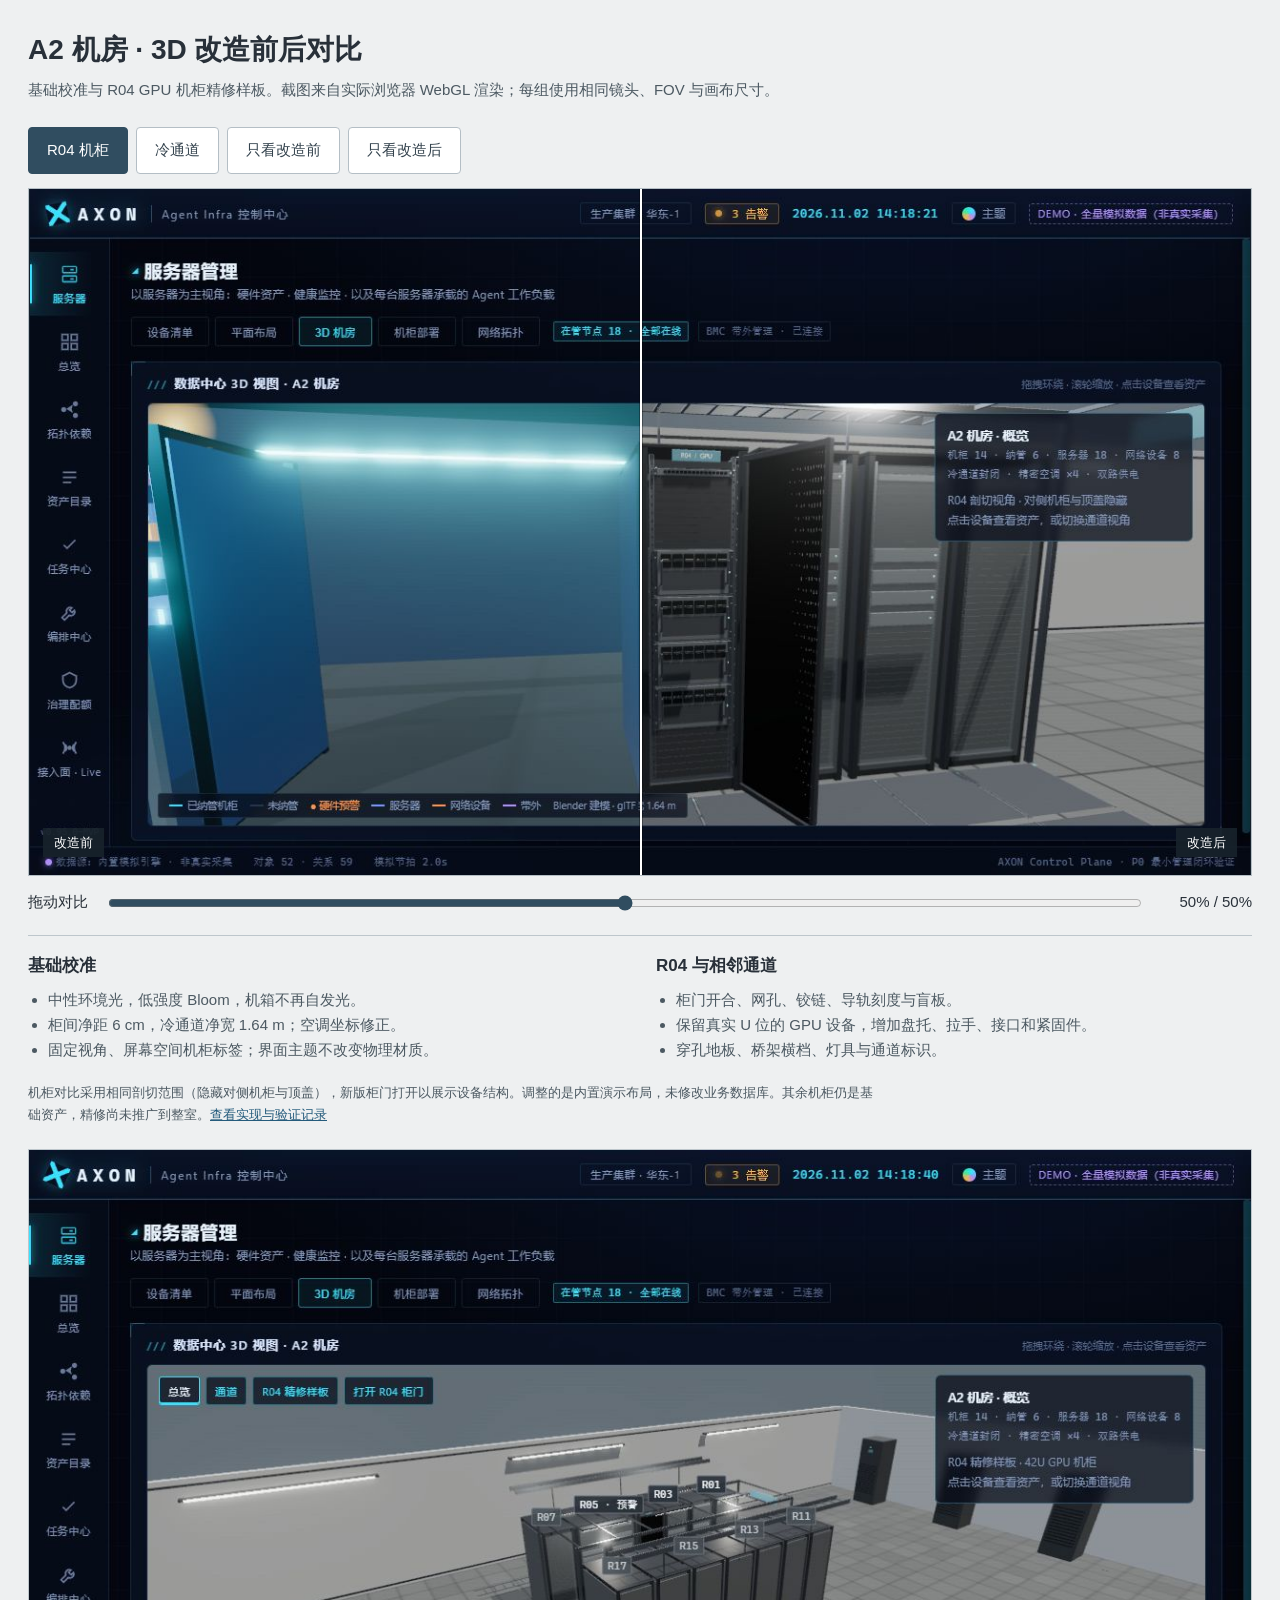
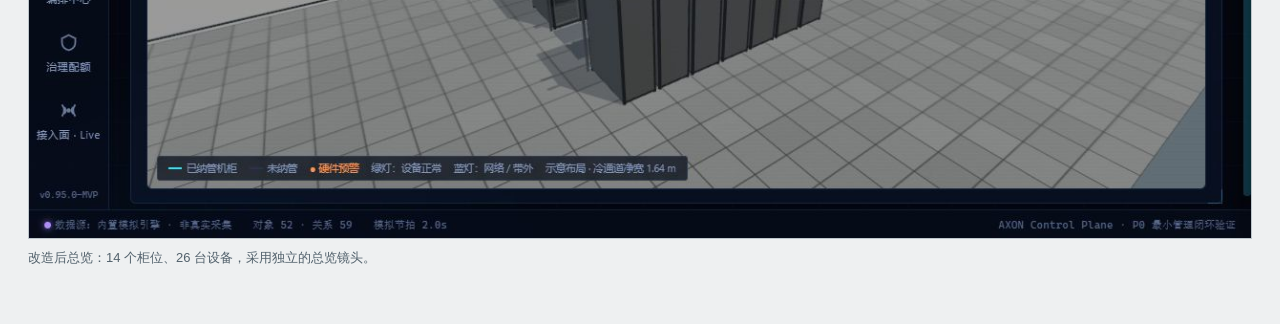
<file: docs/3d-comparison/index.html>
<!doctype html>
<html lang="zh-CN">
<meta charset="utf-8">
<meta name="viewport" content="width=device-width,initial-scale=1">
<title>AXON · 3D 改造前后对比</title>
<style>
  *{box-sizing:border-box}body{margin:0;background:#eef0f1;color:#283039;font:15px/1.65 "Segoe UI","Microsoft YaHei",sans-serif}
  main{max-width:1320px;margin:auto;padding:32px 28px 56px}h1{font-size:28px;line-height:1.3;margin:0 0 10px;font-weight:650}p{margin:8px 0;color:#4c5962;max-width:850px}
  nav{display:flex;gap:8px;margin:24px 0 14px;flex-wrap:wrap}button{padding:10px 18px;font:inherit;cursor:pointer;background:#fff;color:#34434e;border:1px solid #b4bec5;border-radius:4px}button[aria-pressed=true]{background:#304d60;color:white;border-color:#304d60}button:focus-visible,input:focus-visible{outline:3px solid #3385b5;outline-offset:3px}
  .compare{position:relative;aspect-ratio:16/9;background:#14202b;overflow:hidden;border:1px solid #b4bec5}.compare img{width:100%;height:100%;object-fit:contain;position:absolute;inset:0}.before{clip-path:inset(0 50% 0 0)}.divider{position:absolute;top:0;bottom:0;width:2px;background:#fff;left:50%;box-shadow:0 0 0 1px #0005;pointer-events:none}
  .tag{position:absolute;bottom:18px;padding:4px 11px;background:#18232be8;color:#fff;font-size:13px}.left{left:14px}.right{right:14px}.control{display:flex;gap:18px;align-items:center;margin:14px 0 20px}.control input{flex:1;accent-color:#304d60;cursor:ew-resize}.control output{width:90px;font-variant-numeric:tabular-nums;text-align:right}
  .notes{display:grid;grid-template-columns:1fr 1fr;gap:32px;border-top:1px solid #bdc6cc;padding-top:16px}h2{font-size:17px;margin:0 0 8px}ul{margin:0;padding-left:20px;color:#4c5962}a{color:#245b7c}.meta{font-size:13px;margin-top:20px}figure{margin:24px 0 0}figure img{width:100%;display:block;border:1px solid #bdc6cc}figcaption{padding-top:8px;color:#52616c;font-size:13px}
  @media(max-width:700px){main{padding:22px 14px}h1{font-size:23px}.notes{grid-template-columns:1fr;gap:18px}.control{gap:10px}.tag{font-size:11px;bottom:10px}.meta{font-size:12px}}
</style>
<main>
  <h1>A2 机房 · 3D 改造前后对比</h1>
  <p>基础校准与 R04 GPU 机柜精修样板。截图来自实际浏览器 WebGL 渲染；每组使用相同镜头、FOV 与画布尺寸。</p>
  <nav aria-label="对比场景">
    <button data-scene="rack" aria-pressed="true">R04 机柜</button>
    <button data-scene="aisle" aria-pressed="false">冷通道</button>
    <button id="show-before">只看改造前</button><button id="show-after">只看改造后</button>
  </nav>
  <div class="compare">
    <img id="after" src="after-rack.jpg" alt="改造后：中性照明、连续机柜排及 R04 设备细节">
    <img id="before" class="before" src="before-rack.jpg" alt="改造前：青色辉光与简化设备块">
    <div class="divider"></div><span class="tag left">改造前</span><span class="tag right">改造后</span>
  </div>
  <div class="control"><label for="split">拖动对比</label><input id="split" type="range" min="0" max="100" value="50" aria-label="改造前画面的占比"><output for="split">50% / 50%</output></div>
  <div class="notes">
    <section><h2>基础校准</h2><ul><li>中性环境光，低强度 Bloom，机箱不再自发光。</li><li>柜间净距 6 cm，冷通道净宽 1.64 m；空调坐标修正。</li><li>固定视角、屏幕空间机柜标签；界面主题不改变物理材质。</li></ul></section>
    <section><h2>R04 与相邻通道</h2><ul><li>柜门开合、网孔、铰链、导轨刻度与盲板。</li><li>保留真实 U 位的 GPU 设备，增加盘托、拉手、接口和紧固件。</li><li>穿孔地板、桥架横档、灯具与通道标识。</li></ul></section>
  </div>
  <p class="meta">机柜对比采用相同剖切范围（隐藏对侧机柜与顶盖），新版柜门打开以展示设备结构。调整的是内置演示布局，未修改业务数据库。其余机柜仍是基础资产，精修尚未推广到整室。<a href="README.md">查看实现与验证记录</a></p>
  <figure><img src="after-overview.jpg" alt="改造后的机柜区总览"><figcaption>改造后总览：14 个柜位、26 台设备，采用独立的总览镜头。</figcaption></figure>
</main>
<script>
const split=document.querySelector('#split'), before=document.querySelector('#before'), after=document.querySelector('#after');
function update(value){split.value=value;before.style.clipPath=`inset(0 ${100-value}% 0 0)`;document.querySelector('.divider').style.left=value+'%';document.querySelector('output').textContent=`${value}% / ${100-value}%`;document.querySelector('.left').hidden=value==0;document.querySelector('.right').hidden=value==100;}
split.addEventListener('input',()=>update(split.value));
document.querySelector('#show-before').onclick=()=>update(100);document.querySelector('#show-after').onclick=()=>update(0);
document.querySelectorAll('[data-scene]').forEach(b=>b.onclick=()=>{const scene=b.dataset.scene;before.src=`before-${scene}.jpg`;after.src=`after-${scene}.jpg`;before.alt=scene==="rack"?"改造前机柜":"改造前通道";after.alt=scene==="rack"?"改造后机柜精修样板":"改造后冷通道";document.querySelectorAll('[data-scene]').forEach(el=>el.setAttribute('aria-pressed',String(el===b)));update(50);});
</script>
</html>
</file>
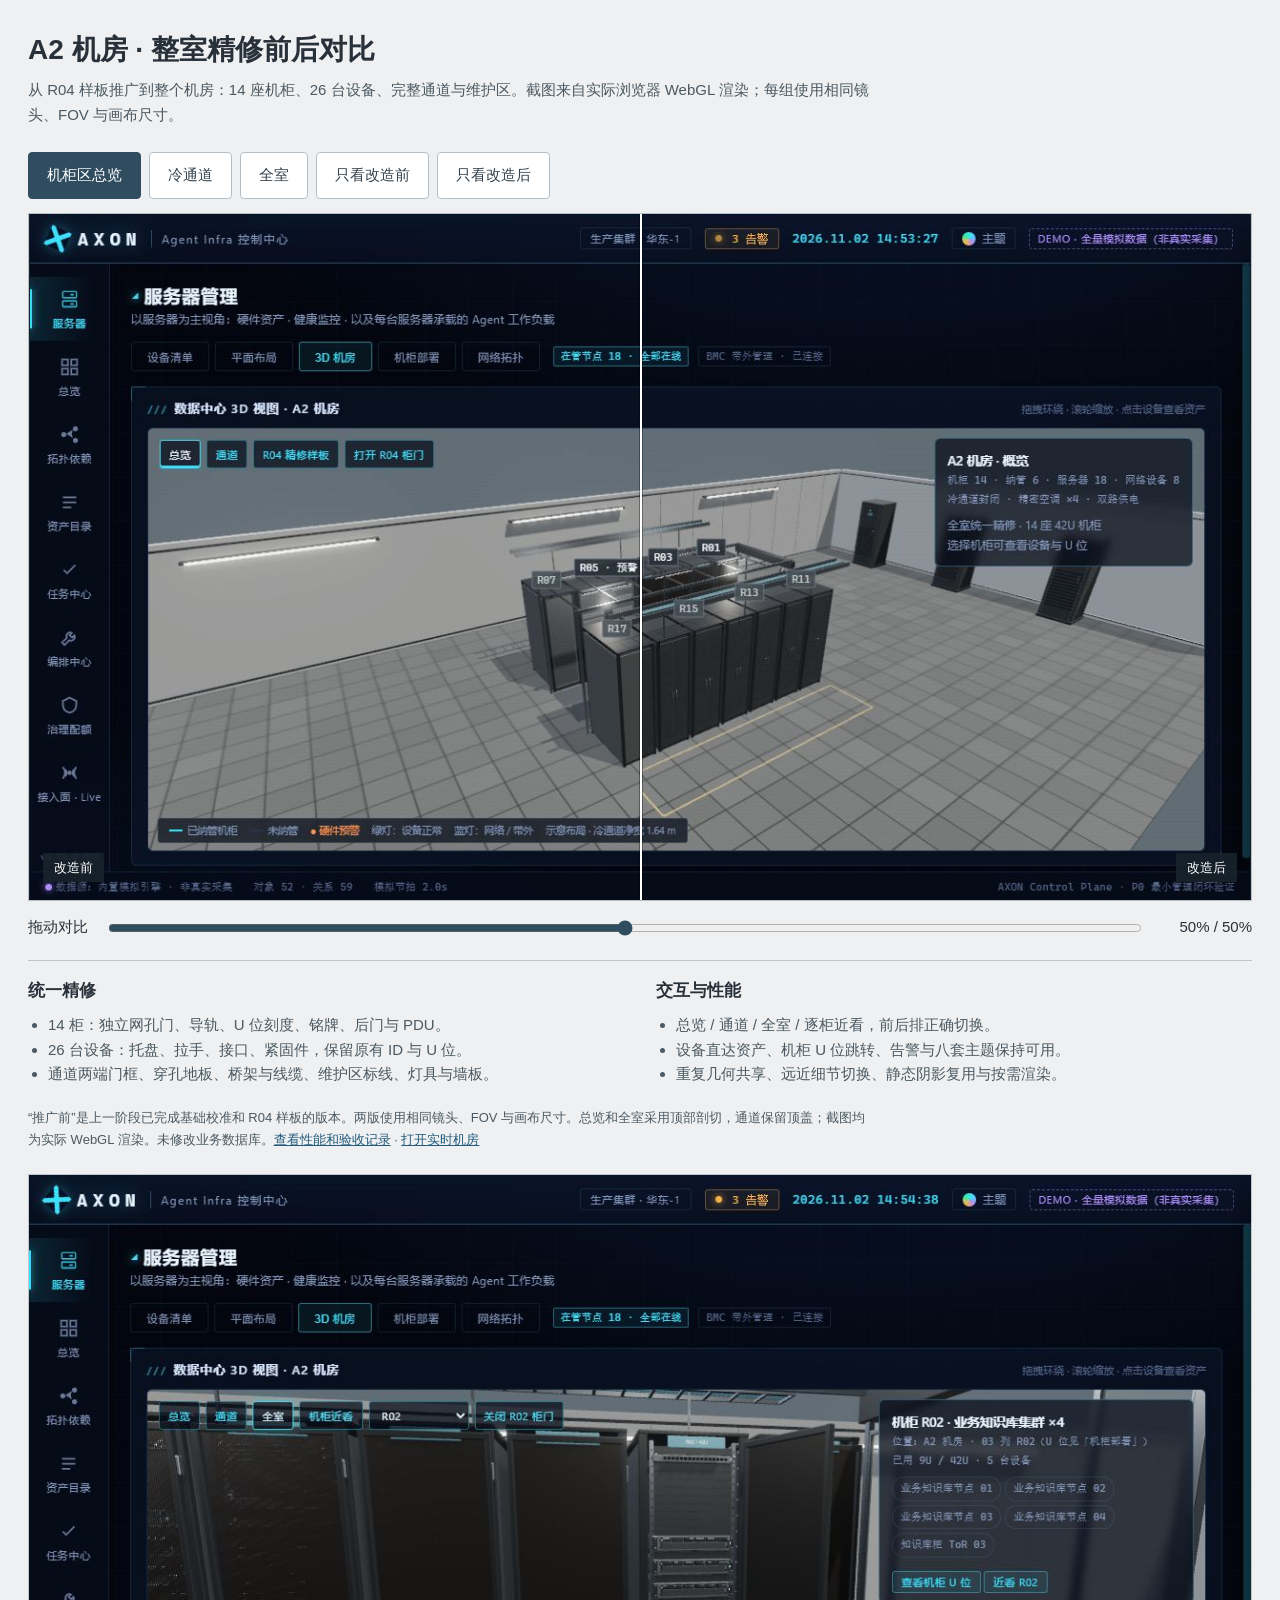
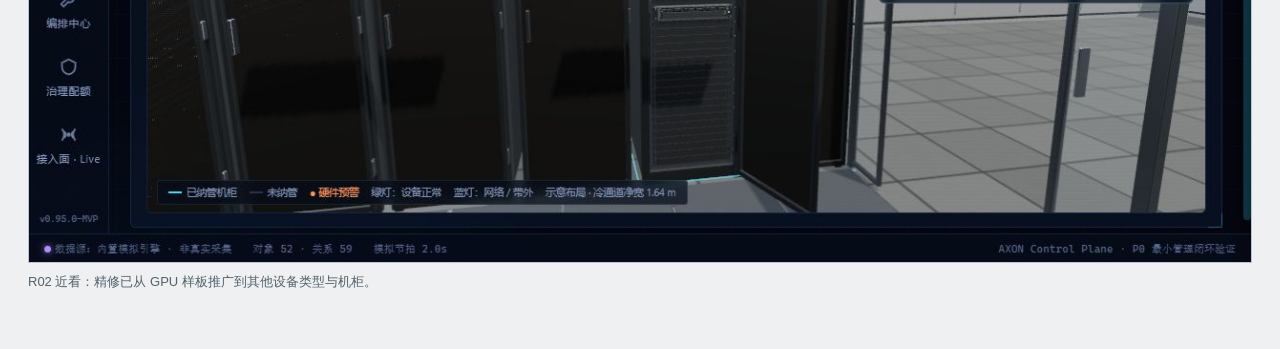
<file: docs/3d-room-comparison/index.html>
<!doctype html>
<html lang="zh-CN">
<meta charset="utf-8">
<meta name="viewport" content="width=device-width,initial-scale=1">
<title>AXON · 整室精修前后对比</title>
<style>
  *{box-sizing:border-box}body{margin:0;background:#eef0f1;color:#283039;font:15px/1.65 "Segoe UI","Microsoft YaHei",sans-serif}
  main{max-width:1320px;margin:auto;padding:32px 28px 56px}h1{font-size:28px;line-height:1.3;margin:0 0 10px;font-weight:650}p{margin:8px 0;color:#4c5962;max-width:850px}
  nav{display:flex;gap:8px;margin:24px 0 14px;flex-wrap:wrap}button{padding:10px 18px;font:inherit;cursor:pointer;background:#fff;color:#34434e;border:1px solid #b4bec5;border-radius:4px}button[aria-pressed=true]{background:#304d60;color:white;border-color:#304d60}button:focus-visible,input:focus-visible{outline:3px solid #3385b5;outline-offset:3px}
  .compare{position:relative;aspect-ratio:16/9;background:#14202b;overflow:hidden;border:1px solid #b4bec5}.compare img{width:100%;height:100%;object-fit:contain;position:absolute;inset:0}.before{clip-path:inset(0 50% 0 0)}.divider{position:absolute;top:0;bottom:0;width:2px;background:#fff;left:50%;box-shadow:0 0 0 1px #0005;pointer-events:none}
  .tag{position:absolute;bottom:18px;padding:4px 11px;background:#18232be8;color:#fff;font-size:13px}.left{left:14px}.right{right:14px}.control{display:flex;gap:18px;align-items:center;margin:14px 0 20px}.control input{flex:1;accent-color:#304d60;cursor:ew-resize}.control output{width:90px;font-variant-numeric:tabular-nums;text-align:right}
  .notes{display:grid;grid-template-columns:1fr 1fr;gap:32px;border-top:1px solid #bdc6cc;padding-top:16px}h2{font-size:17px;margin:0 0 8px}ul{margin:0;padding-left:20px;color:#4c5962}a{color:#245b7c}.meta{font-size:13px;margin-top:20px}figure{margin:24px 0 0}figure img{width:100%;display:block;border:1px solid #bdc6cc}figcaption{padding-top:8px;color:#52616c;font-size:13px}
  @media(max-width:700px){main{padding:22px 14px}h1{font-size:23px}.notes{grid-template-columns:1fr;gap:18px}.control{gap:10px}.tag{font-size:11px;bottom:10px}.meta{font-size:12px}}
</style>
<main>
  <h1>A2 机房 · 整室精修前后对比</h1>
  <p>从 R04 样板推广到整个机房：14 座机柜、26 台设备、完整通道与维护区。截图来自实际浏览器 WebGL 渲染；每组使用相同镜头、FOV 与画布尺寸。</p>
  <nav aria-label="对比场景">
    <button data-scene="overview" aria-pressed="true">机柜区总览</button>
    <button data-scene="aisle" aria-pressed="false">冷通道</button>
    <button data-scene="room" aria-pressed="false">全室</button>
    <button id="show-before">只看改造前</button><button id="show-after">只看改造后</button>
  </nav>
  <div class="compare">
    <img id="after" src="after-overview.jpg" alt="推广后：全室统一的机柜与通道">
    <img id="before" class="before" src="before-overview.jpg" alt="推广前：基础校准与单柜样板">
    <div class="divider"></div><span class="tag left">改造前</span><span class="tag right">改造后</span>
  </div>
  <div class="control"><label for="split">拖动对比</label><input id="split" type="range" min="0" max="100" value="50" aria-label="改造前画面的占比"><output for="split">50% / 50%</output></div>
  <div class="notes">
    <section><h2>统一精修</h2><ul><li>14 柜：独立网孔门、导轨、U 位刻度、铭牌、后门与 PDU。</li><li>26 台设备：托盘、拉手、接口、紧固件，保留原有 ID 与 U 位。</li><li>通道两端门框、穿孔地板、桥架与线缆、维护区标线、灯具与墙板。</li></ul></section>
    <section><h2>交互与性能</h2><ul><li>总览 / 通道 / 全室 / 逐柜近看，前后排正确切换。</li><li>设备直达资产、机柜 U 位跳转、告警与八套主题保持可用。</li><li>重复几何共享、远近细节切换、静态阴影复用与按需渲染。</li></ul></section>
  </div>
  <p class="meta">“推广前”是上一阶段已完成基础校准和 R04 样板的版本。两版使用相同镜头、FOV 与画布尺寸。总览和全室采用顶部剖切，通道保留顶盖；截图均为实际 WebGL 渲染。未修改业务数据库。<a href="README.md">查看性能和验收记录</a> · <a href="http://127.0.0.1:53385/?dcCamera=overview">打开实时机房</a></p>
  <figure><img src="after-inspection.jpg" alt="R02 设备面板与可开合柜门"><figcaption>R02 近看：精修已从 GPU 样板推广到其他设备类型与机柜。</figcaption></figure>
</main>
<script>
const split=document.querySelector('#split'), before=document.querySelector('#before'), after=document.querySelector('#after');
function update(value){split.value=value;before.style.clipPath=`inset(0 ${100-value}% 0 0)`;document.querySelector('.divider').style.left=value+'%';document.querySelector('output').textContent=`${value}% / ${100-value}%`;document.querySelector('.left').hidden=value==0;document.querySelector('.right').hidden=value==100;}
split.addEventListener('input',()=>update(split.value));
document.querySelector('#show-before').onclick=()=>update(100);document.querySelector('#show-after').onclick=()=>update(0);
document.querySelectorAll('[data-scene]').forEach(b=>b.onclick=()=>{const scene=b.dataset.scene;before.src=`before-${scene}.jpg`;after.src=`after-${scene}.jpg`;before.alt="整室推广前 · "+scene;after.alt="整室推广后 · "+scene;document.querySelectorAll('[data-scene]').forEach(el=>el.setAttribute('aria-pressed',String(el===b)));update(50);});
</script>
</html>
</file>
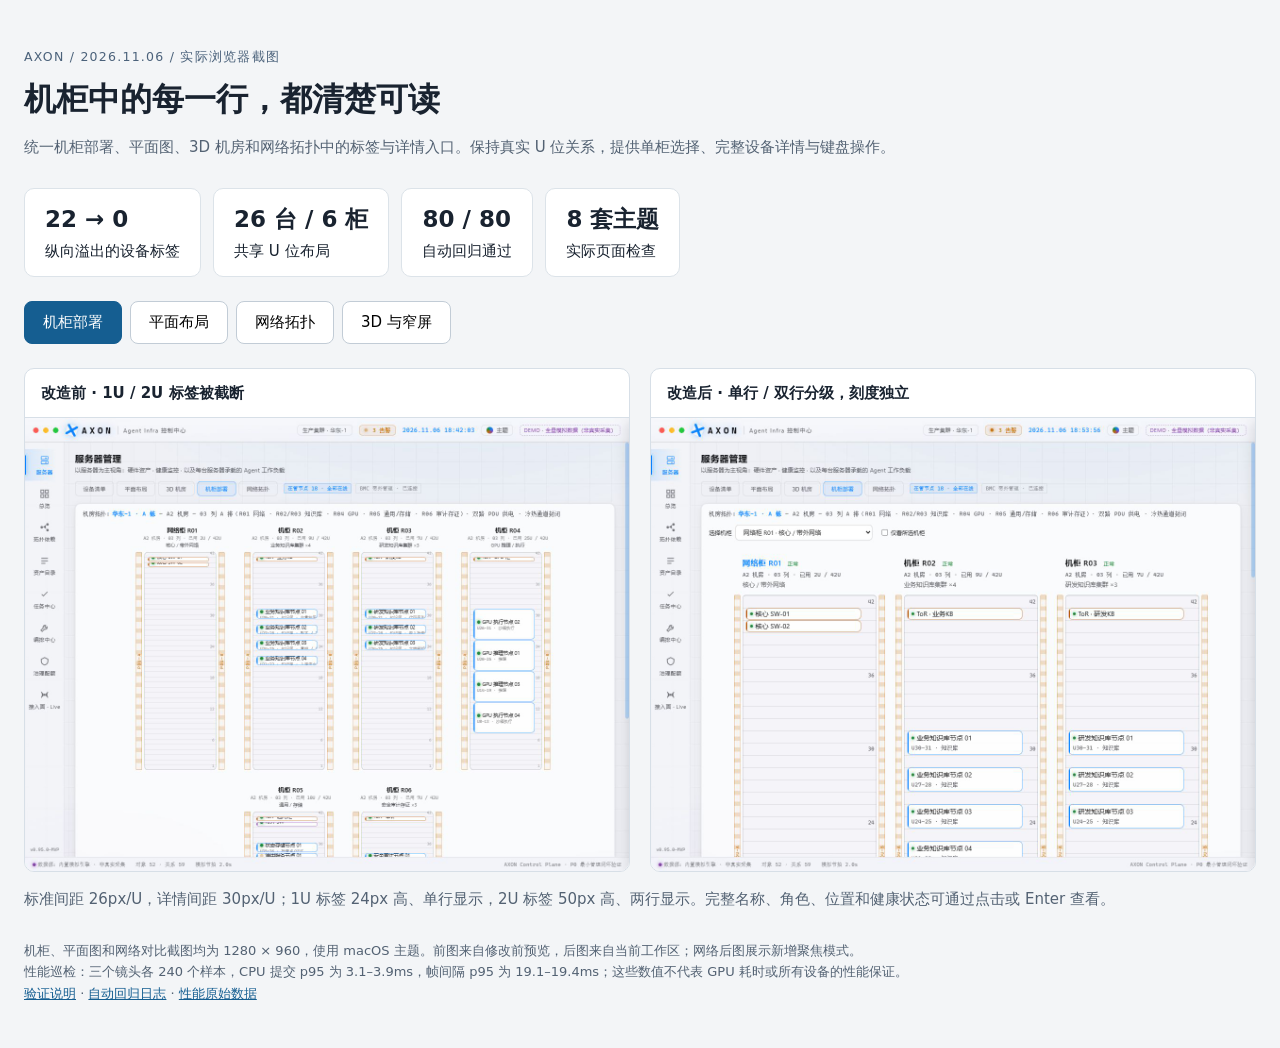
<file: docs/rack-comparison/index.html>
<!doctype html>
<html lang="zh-CN"><meta charset="utf-8"><meta name="viewport" content="width=device-width,initial-scale=1">
<title>AXON 机柜标签与交互 · 改造对比</title>
<style>
*{box-sizing:border-box}body{margin:0;background:#f3f5f7;color:#192330;font:15px/1.65 system-ui,"Microsoft YaHei",sans-serif}main{max-width:1600px;margin:auto;padding:44px 24px}header{max-width:900px;margin-bottom:28px}small{color:#4b627b;letter-spacing:.1em}h1{font-size:32px;line-height:1.3;margin:10px 0}p{color:#536273}nav{display:flex;gap:8px;flex-wrap:wrap;margin:24px 0}button{font:inherit;border:1px solid #c2ccd6;background:white;border-radius:8px;padding:8px 18px;cursor:pointer}button[aria-pressed=true]{color:white;background:#155e91;border-color:#155e91}button:focus-visible,a:focus-visible{outline:3px solid #1685e6;outline-offset:3px}.metrics{display:flex;flex-wrap:wrap;gap:12px}.metrics div{background:#fff;border:1px solid #dce3e9;padding:12px 20px;border-radius:10px}.metrics b{display:block;font-size:23px}.pair{display:grid;grid-template-columns:1fr 1fr;gap:20px}figure{margin:0;min-width:0;border:1px solid #d7dfe7;border-radius:10px;overflow:hidden;background:white}figcaption{padding:12px 16px;font-weight:600;border-bottom:1px solid #d7dfe7}img{display:block;width:100%;height:auto}a{color:#155e91}section[hidden]{display:none}.note{font-size:13px}.phone{max-width:375px}.single{max-width:1280px}footer{margin-top:28px;color:#536273;font-size:13px}@media(max-width:800px){main{padding:24px 12px}.pair{grid-template-columns:1fr}h1{font-size:25px}}
</style>
<main><header><small>AXON / 2026.11.06 / 实际浏览器截图</small><h1>机柜中的每一行，都清楚可读</h1><p>统一机柜部署、平面图、3D 机房和网络拓扑中的标签与详情入口。保持真实 U 位关系，提供单柜选择、完整设备详情与键盘操作。</p></header>
<div class="metrics"><div><b>22 → 0</b>纵向溢出的设备标签</div><div><b>26 台 / 6 柜</b>共享 U 位布局</div><div><b>80 / 80</b>自动回归通过</div><div><b>8 套主题</b>实际页面检查</div></div>
<nav aria-label="对比视图"><button data-view="racks" aria-pressed="true">机柜部署</button><button data-view="floor" aria-pressed="false">平面布局</button><button data-view="network" aria-pressed="false">网络拓扑</button><button data-view="3d" aria-pressed="false">3D 与窄屏</button></nav>
<section id="racks"><div class="pair"><figure><figcaption>改造前 · 1U / 2U 标签被截断</figcaption><a href="before-racks.jpg"><img src="before-racks.jpg" alt="改造前机柜标签高度不足，文字纵向截断"></a></figure><figure><figcaption>改造后 · 单行 / 双行分级，刻度独立</figcaption><a href="after-racks.jpg"><img src="after-racks.jpg" alt="改造后机柜宽320像素，设备标签完整可读"></a></figure></div><p>标准间距 26px/U，详情间距 30px/U；1U 标签 24px 高、单行显示，2U 标签 50px 高、两行显示。完整名称、角色、位置和健康状态可通过点击或 Enter 查看。</p></section>
<section id="floor" hidden><div class="pair"><figure><figcaption>改造前 · 小比例平面图与狭窄详情</figcaption><a href="before-floor.jpg"><img src="before-floor.jpg" alt="改造前平面图"></a></figure><figure><figcaption>改造后 · 独立滚动地图与完整 U 位详情</figcaption><a href="after-floor.jpg"><img src="after-floor.jpg" alt="改造后平面图"></a></figure></div><p>地图设最小可读宽度，容器内横向滚动；下拉选择与地图选择同步，纳管机柜支持 Enter / 空格。</p></section>
<section id="network" hidden><div class="pair"><figure><figcaption>改造前 · 所有节点压在固定宽度中</figcaption><a href="before-network.jpg"><img src="before-network.jpg" alt="改造前网络拓扑"></a></figure><figure><figcaption>改造后 · R02 聚焦及完整设备清单</figcaption><a href="after-network.jpg"><img src="after-network.jpg" alt="改造后网络拓扑聚焦机柜R02"></a></figure></div><p>可选择全部机柜或聚焦单柜；全图采用独立滚动区域。设备清单显示完整名称、U 位、状态及角色，Canvas 点击按实际位置命中。</p></section>
<section id="3d" hidden><figure class="single"><figcaption>3D 机房 · R05 预警标签与可操作设备清单</figcaption><img src="after-3d.jpg" alt="3D机房R05机柜详情"></figure><p>标签按实际尺寸避让工具栏、HUD 和其他标签；选中和预警机柜优先。手机宽度下详情移到画布下方。</p><div class="pair"><figure class="phone"><figcaption>375px · 单柜设备标签</figcaption><img src="responsive-rack.jpg" alt="窄屏单柜设备"></figure><figure class="phone"><figcaption>375px · 3D 画布不被详情遮挡</figcaption><img src="responsive-3d.jpg" alt="窄屏3D机房"></figure></div></section>
<footer>机柜、平面图和网络对比截图均为 1280 × 960，使用 macOS 主题。前图来自修改前预览，后图来自当前工作区；网络后图展示新增聚焦模式。<br>性能巡检：三个镜头各 240 个样本，CPU 提交 p95 为 3.1–3.9ms，帧间隔 p95 为 19.1–19.4ms；这些数值不代表 GPU 耗时或所有设备的性能保证。<br><a href="README.md">验证说明</a> · <a href="tests.txt">自动回归日志</a> · <a href="performance.json">性能原始数据</a></footer>
</main><script>document.querySelectorAll('nav button').forEach(b=>b.addEventListener('click',()=>{document.querySelectorAll('nav button').forEach(x=>x.setAttribute('aria-pressed',String(x===b)));document.querySelectorAll('main>section').forEach(s=>s.hidden=s.id!==b.dataset.view)}));</script></html>
</file>
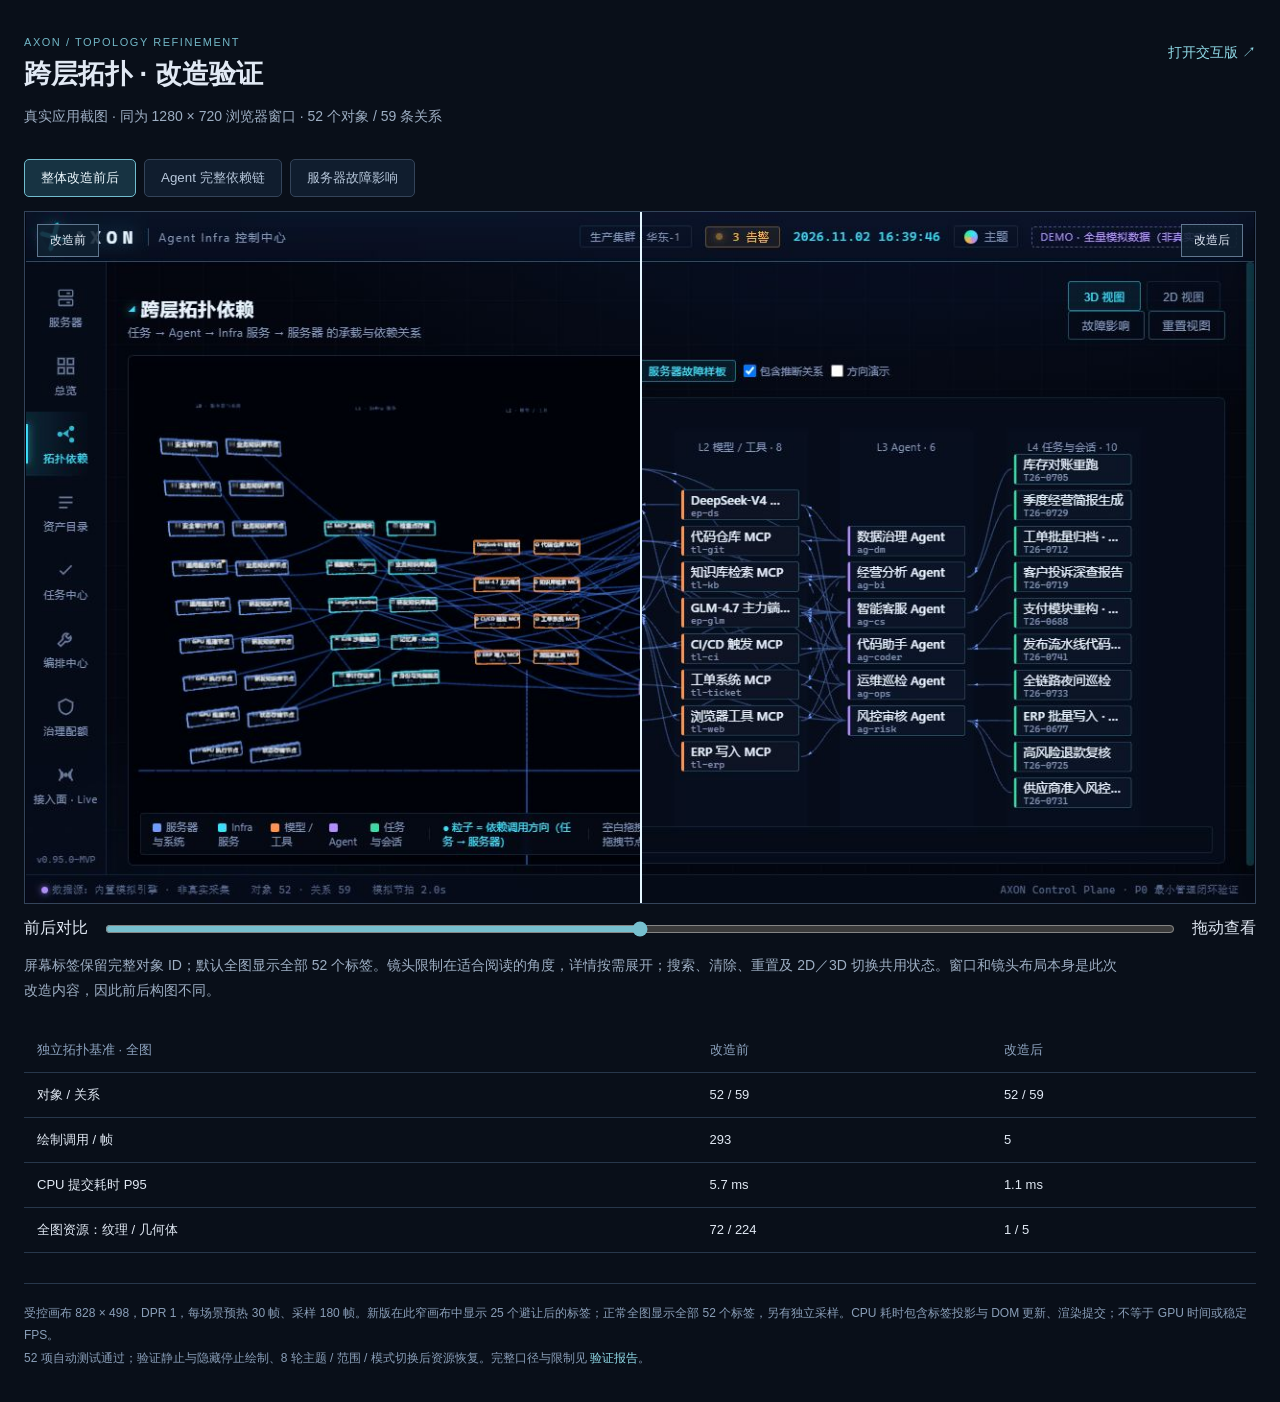
<file: docs/topology-comparison/index.html>
<!doctype html>
<html lang="zh-CN"><head><meta charset="utf-8"><meta name="viewport" content="width=device-width,initial-scale=1"><title>AXON · 拓扑改造对比</title>
<style>
:root{color-scheme:dark;font-family:Segoe UI,Microsoft YaHei,sans-serif;background:#090f19;color:#e1e9f4}*{box-sizing:border-box}body{margin:0;padding:32px max(24px,calc((100vw - 1320px)/2))}header{display:flex;justify-content:space-between;align-items:flex-start;gap:24px}h1{font-size:27px;font-weight:600;margin:6px 0 12px}p{font-size:14px;color:#9daec3;line-height:1.8;margin:8px 0}small{font-size:11px;letter-spacing:.14em;color:#72b7c7}a{color:#90dbe8;text-decoration:none}nav{display:flex;gap:8px;margin:22px 0 14px;flex-wrap:wrap}button{border:1px solid #34445a;background:#101d2e;border-radius:5px;color:#b8c8dc;padding:9px 16px;font:13px inherit;cursor:pointer}button[aria-pressed=true]{color:#effaff;border-color:#71bdcf;background:#173342}button:focus-visible,a:focus-visible,input:focus-visible{outline:2px solid #89dbe6;outline-offset:4px}.compare{position:relative;aspect-ratio:16/9;overflow:hidden;border:1px solid #34445a;background:#030812}.compare img{display:block;width:100%;height:100%;object-fit:contain}.before{position:absolute;inset:0;clip-path:inset(0 50% 0 0)}.divider{position:absolute;top:0;bottom:0;left:50%;width:2px;background:#e4f6ff}.badge{position:absolute;top:12px;background:#102131dd;padding:7px 12px;border:1px solid #60778f;font-size:12px}.left{left:12px}.right{right:12px}.slider{display:flex;gap:15px;align-items:center;margin:14px 0}.slider input{flex:1;accent-color:#77c0cf}.single{width:100%;display:block;border:1px solid #34445a}.note{margin:13px 0 24px;max-width:1100px}table{border-collapse:collapse;width:100%;font-size:13px;margin-top:24px}th,td{text-align:left;padding:13px;border-bottom:1px solid #27374b}th{font-weight:500;color:#8da3bf}footer{border-top:1px solid #27374b;margin-top:30px;padding-top:18px;font-size:12px;line-height:1.9;color:#899eb8}[hidden]{display:none!important}@media(max-width:800px){body{padding:20px 12px}header{display:block}h1{font-size:22px}th,td{padding:10px 5px}}
</style></head><body>
<header><div><small>AXON / TOPOLOGY REFINEMENT</small><h1>跨层拓扑 · 改造验证</h1><p>真实应用截图 · 同为 1280 × 720 浏览器窗口 · 52 个对象 / 59 条关系</p></div><p><a href="http://127.0.0.1:53385/?topo=overview" target="_blank" rel="noopener">打开交互版 ↗</a></p></header>
<nav aria-label="查看场景"><button data-tab="overview" aria-pressed="true">整体改造前后</button><button data-tab="agent" aria-pressed="false">Agent 完整依赖链</button><button data-tab="impact" aria-pressed="false">服务器故障影响</button></nav>
<section id="overview"><div class="compare"><img src="after-overview.jpg" alt="改造后的跨层拓扑全图"><img class="before" src="before-overview.jpg" alt="改造前的跨层拓扑全图"><div class="divider"></div><span class="badge left">改造前</span><span class="badge right">改造后</span></div><label class="slider">前后对比 <input id="compare-range" type="range" min="0" max="100" value="50" aria-label="改造前画面占比">拖动查看</label><p class="note">屏幕标签保留完整对象 ID；默认全图显示全部 52 个标签。镜头限制在适合阅读的角度，详情按需展开；搜索、清除、重置及 2D／3D 切换共用状态。窗口和镜头布局本身是此次改造内容，因此前后构图不同。</p></section>
<section id="agent" hidden><img class="single" src="after-agent.jpg" alt="客服 Agent 的完整依赖链"><p class="note">智能客服 Agent → 服务及端点 → 4 台服务器，包含 8 个服务或端点和 2 个在途任务。共享资源的其他使用方不会混入本 Agent 的依赖链。所有 Agent 均可通过“完整依赖”使用相同分析规则。</p><a href="http://127.0.0.1:53385/?topo=agent" target="_blank" rel="noopener">打开 Agent 样板 ↗</a></section>
<section id="impact" hidden><img class="single" src="after-impact.jpg" alt="CPU-01 故障到不可中断 ERP 任务的传播路径"><p class="note">CPU-01 故障源 → 服务 → Agent → 在途任务。覆盖 6 个 Agent、10 个任务，其中 4 个不可中断。点击对象显示一条最短传播路径；推断关系使用虚线并可排除。这是基于演示依赖图的推演，不代表发生了实际故障。</p><a href="http://127.0.0.1:53385/?topo=impact" target="_blank" rel="noopener">打开故障样板 ↗</a></section>
<table><thead><tr><th>独立拓扑基准 · 全图</th><th>改造前</th><th>改造后</th></tr></thead><tbody><tr><td>对象 / 关系</td><td>52 / 59</td><td>52 / 59</td></tr><tr><td>绘制调用 / 帧</td><td>293</td><td>5</td></tr><tr><td>CPU 提交耗时 P95</td><td>5.7 ms</td><td>1.1 ms</td></tr><tr><td>全图资源：纹理 / 几何体</td><td>72 / 224</td><td>1 / 5</td></tr></tbody></table>
<footer>受控画布 828 × 498，DPR 1，每场景预热 30 帧、采样 180 帧。新版在此窄画布中显示 25 个避让后的标签；正常全图显示全部 52 个标签，另有独立采样。CPU 耗时包含标签投影与 DOM 更新、渲染提交；不等于 GPU 时间或稳定 FPS。<br>52 项自动测试通过；验证静止与隐藏停止绘制、8 轮主题 / 范围 / 模式切换后资源恢复。完整口径与限制见 <a href="README.md">验证报告</a>。</footer>
<script>
const range=document.querySelector('#compare-range');range.addEventListener('input',()=>{document.querySelector('.before').style.clipPath=`inset(0 ${100-range.value}% 0 0)`;document.querySelector('.divider').style.left=range.value+'%';});
document.querySelectorAll('[data-tab]').forEach(button=>button.addEventListener('click',()=>{document.querySelectorAll('[data-tab]').forEach(b=>{const on=b===button;b.setAttribute('aria-pressed',String(on));document.getElementById(b.dataset.tab).hidden=!on;});}));
</script></body></html>
</file>
